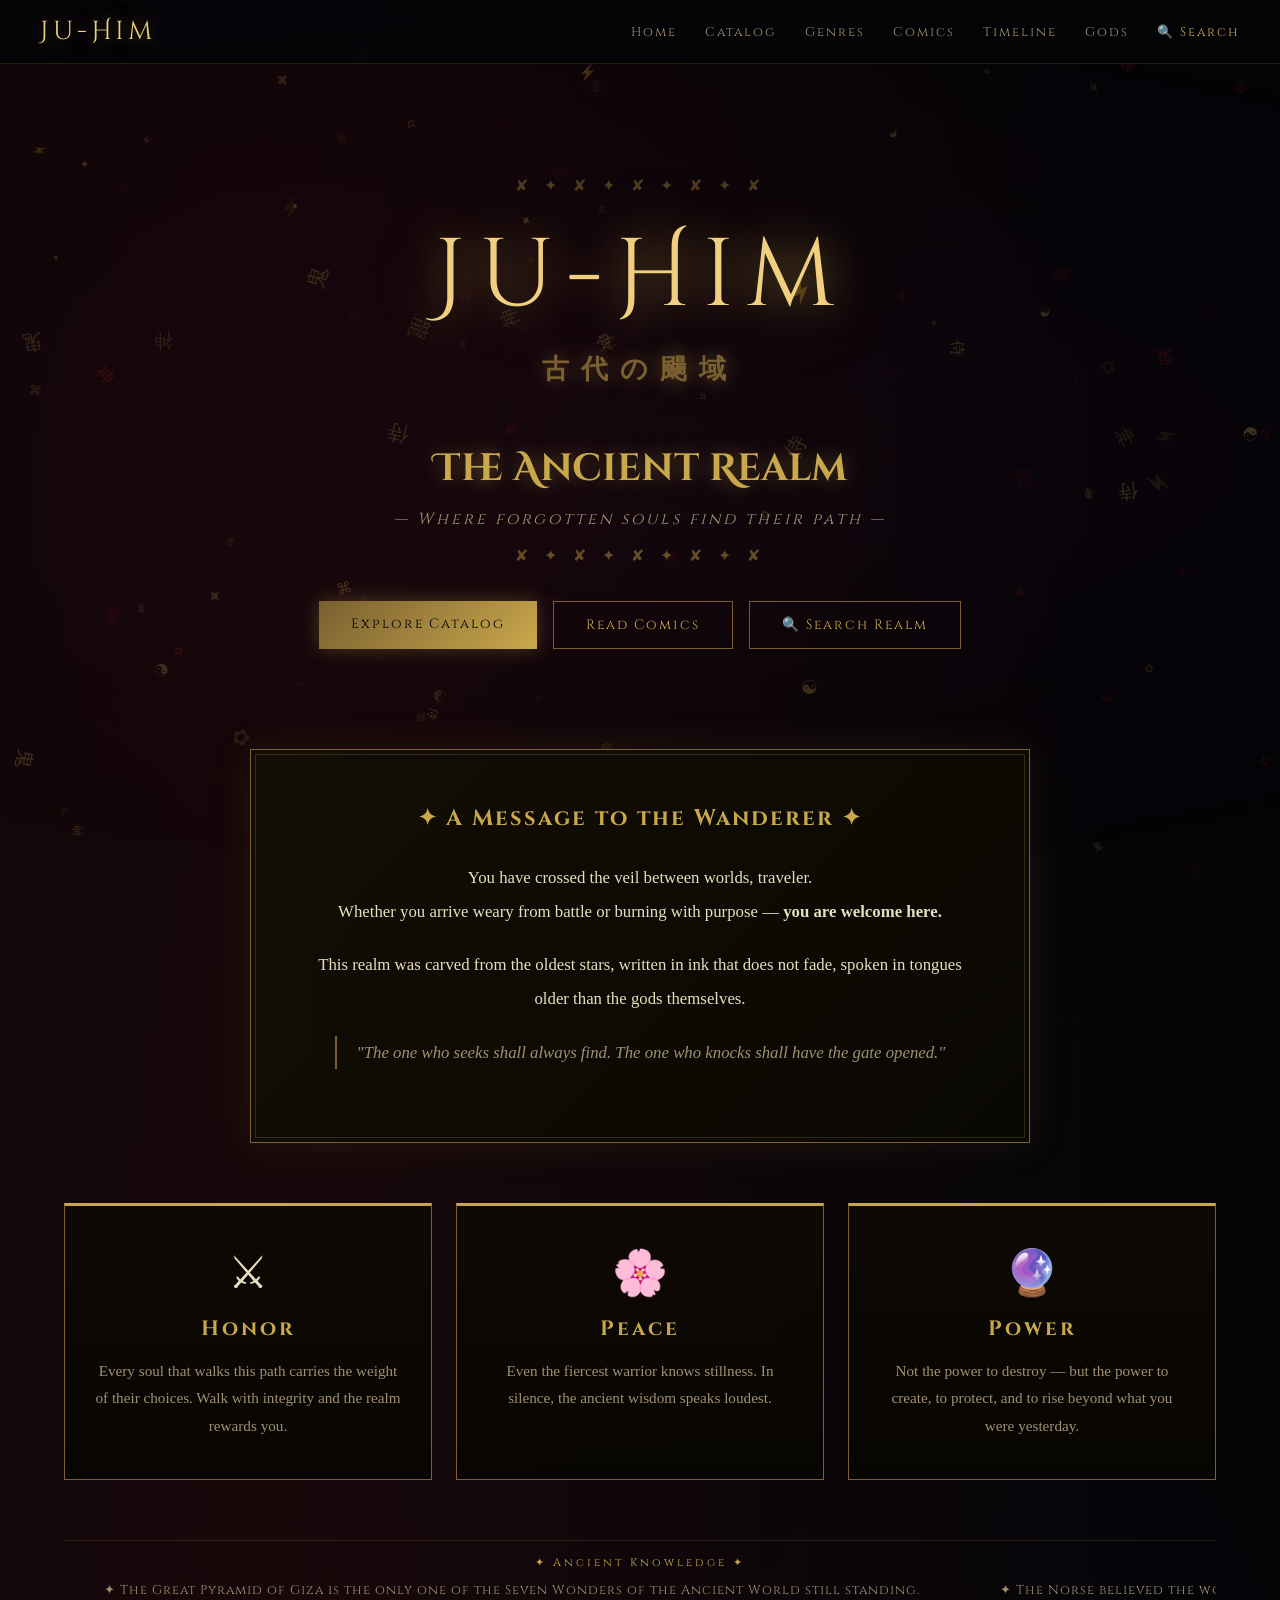
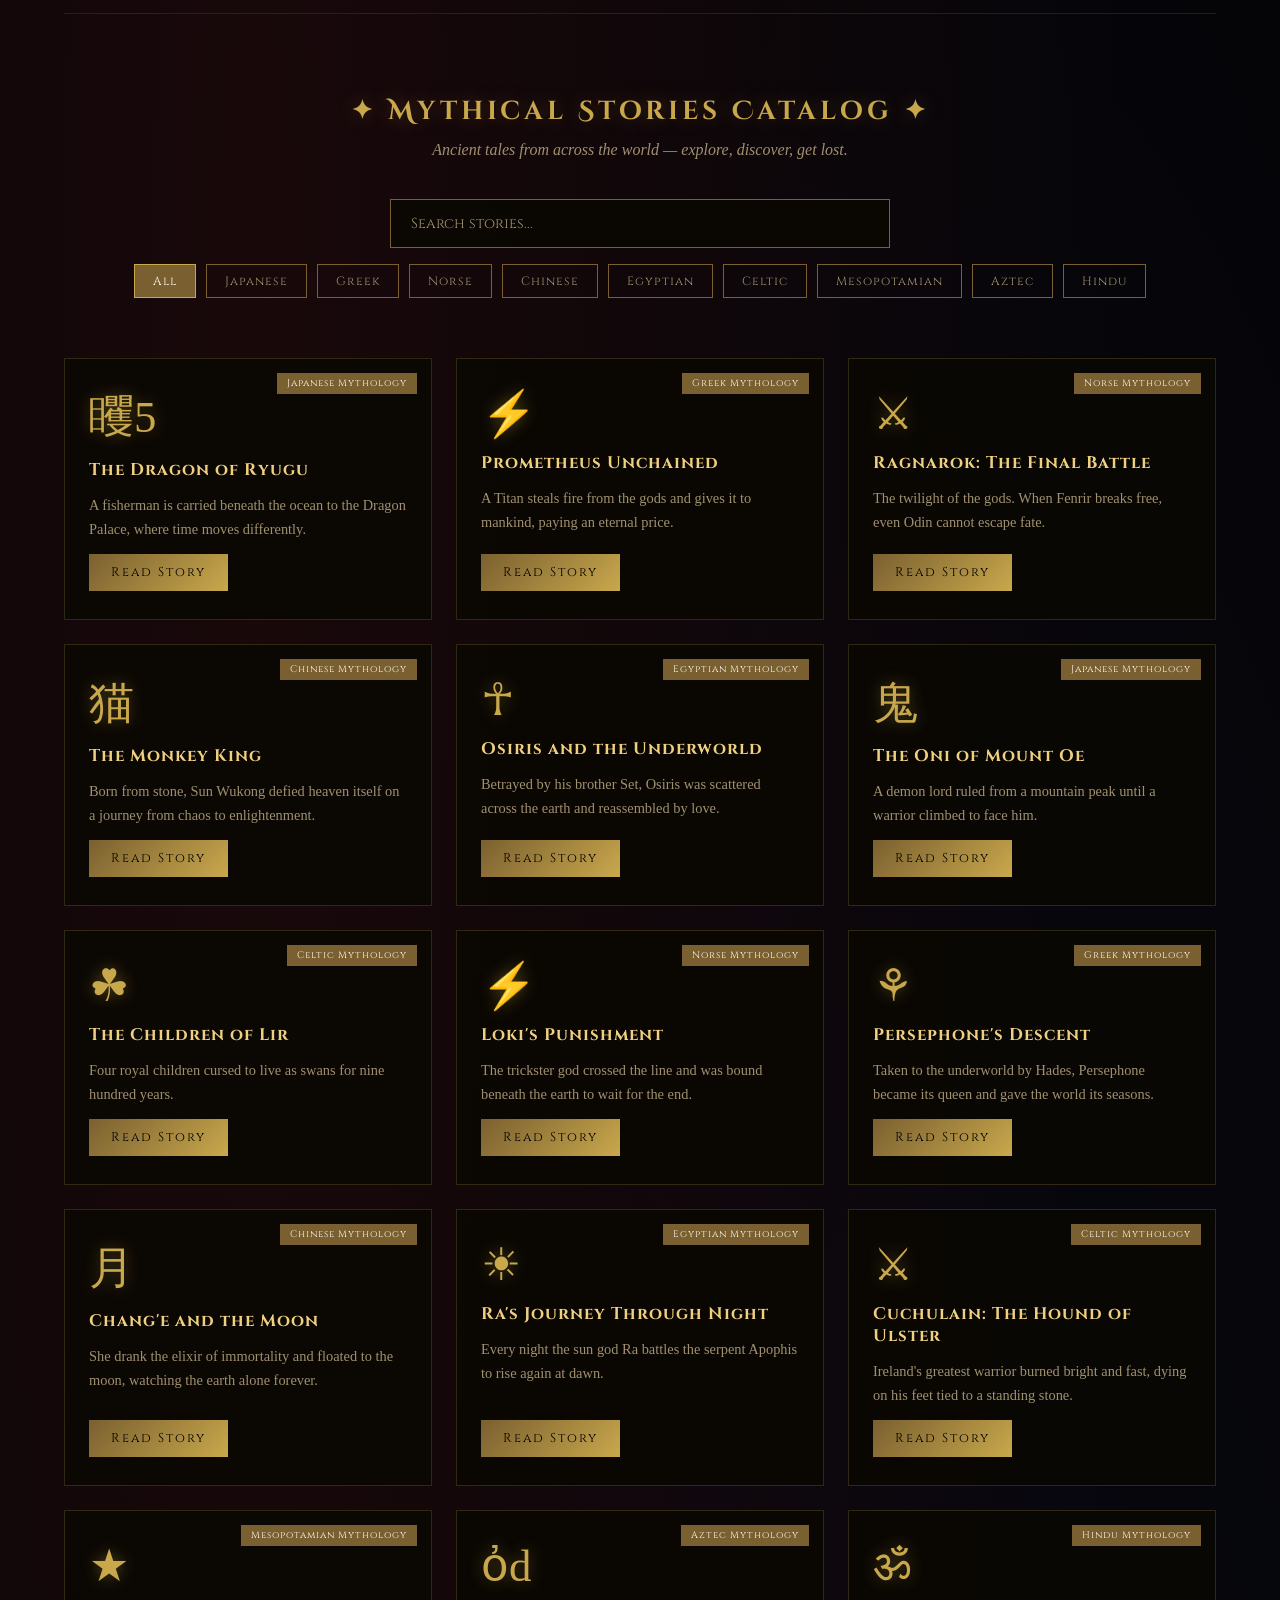
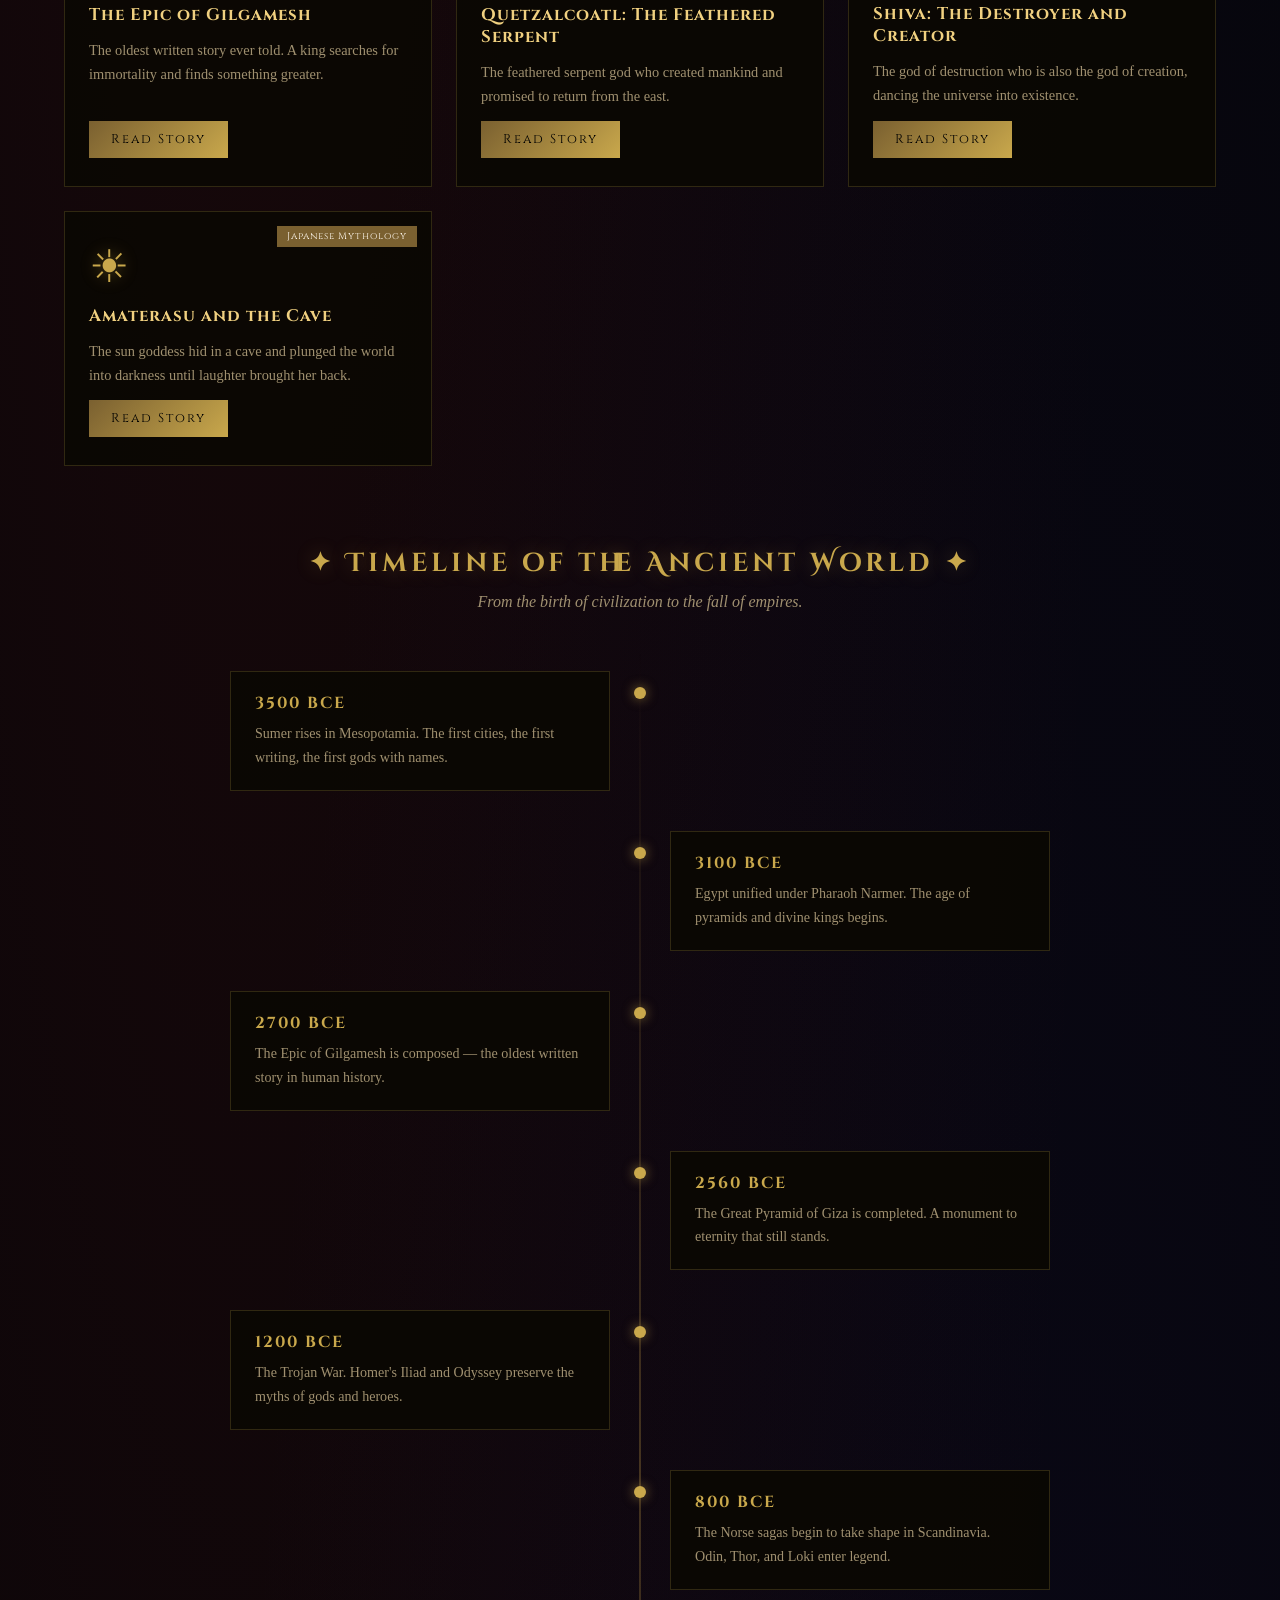
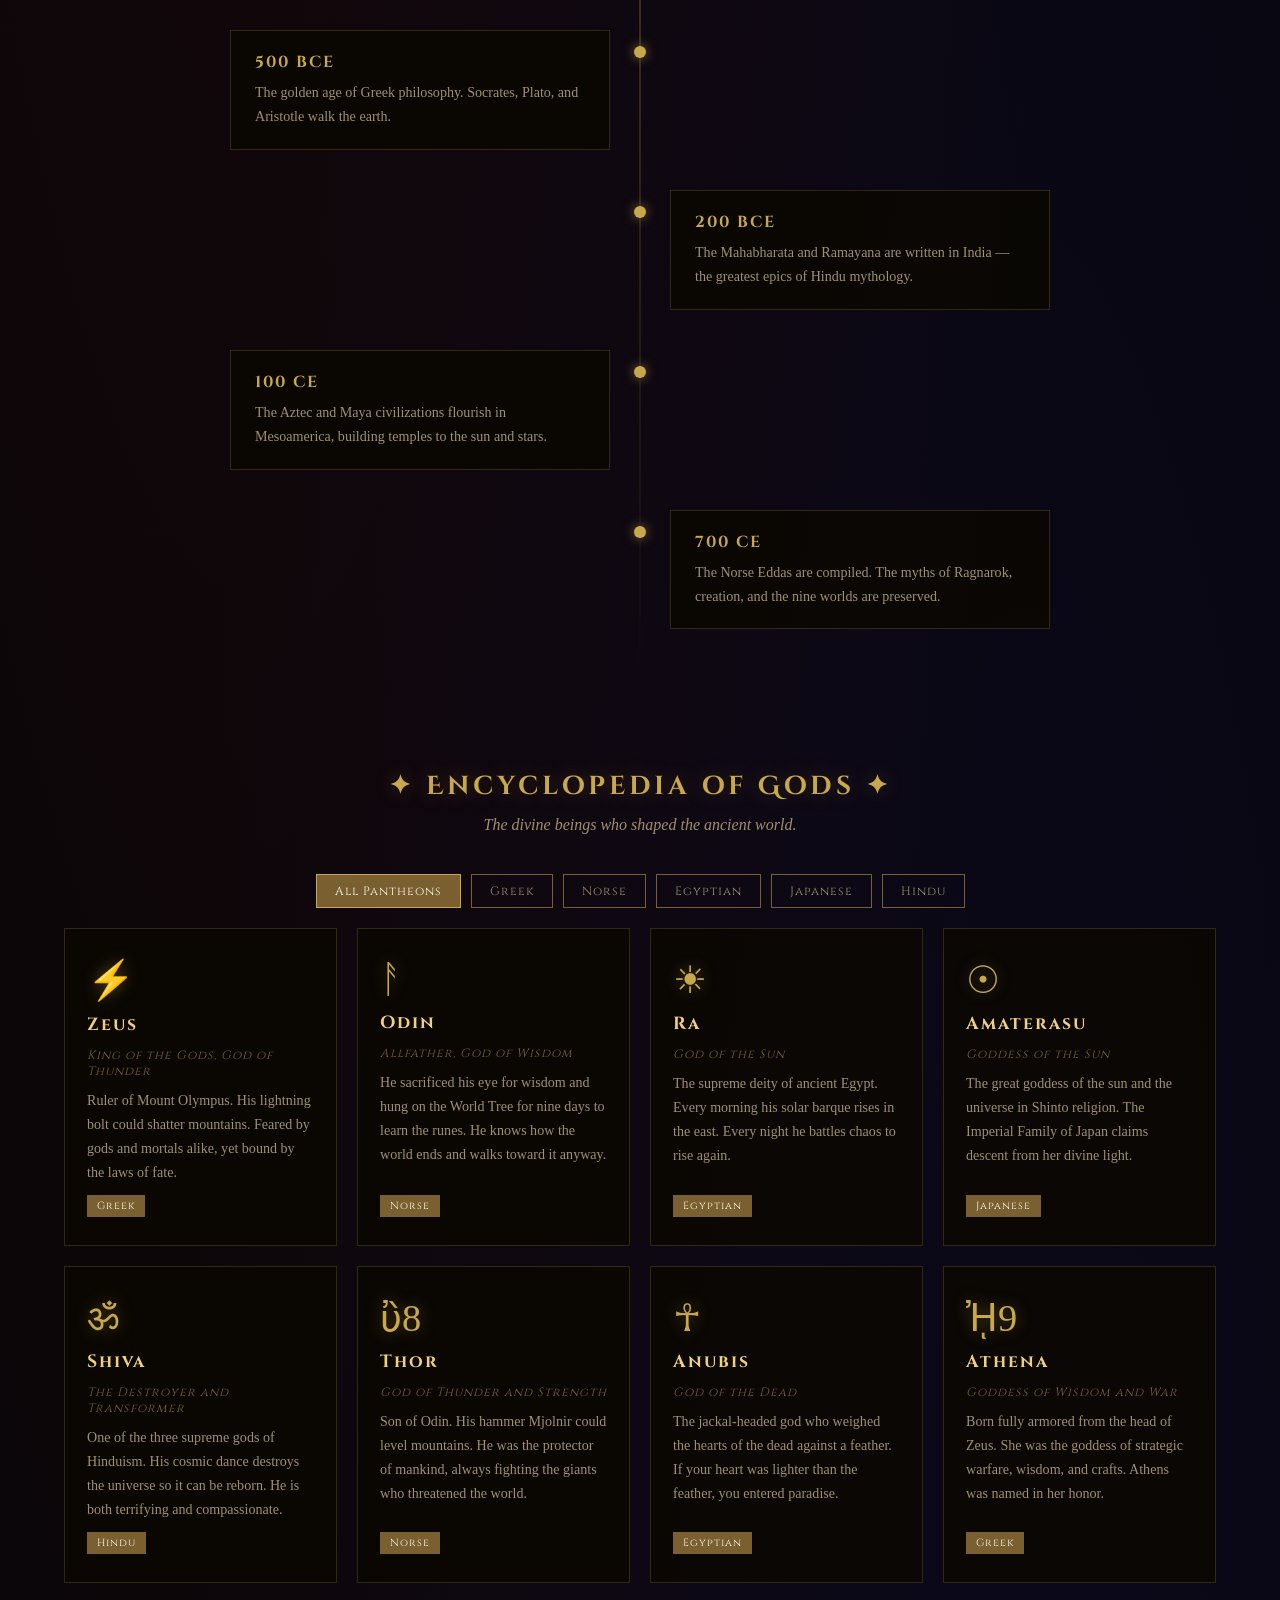
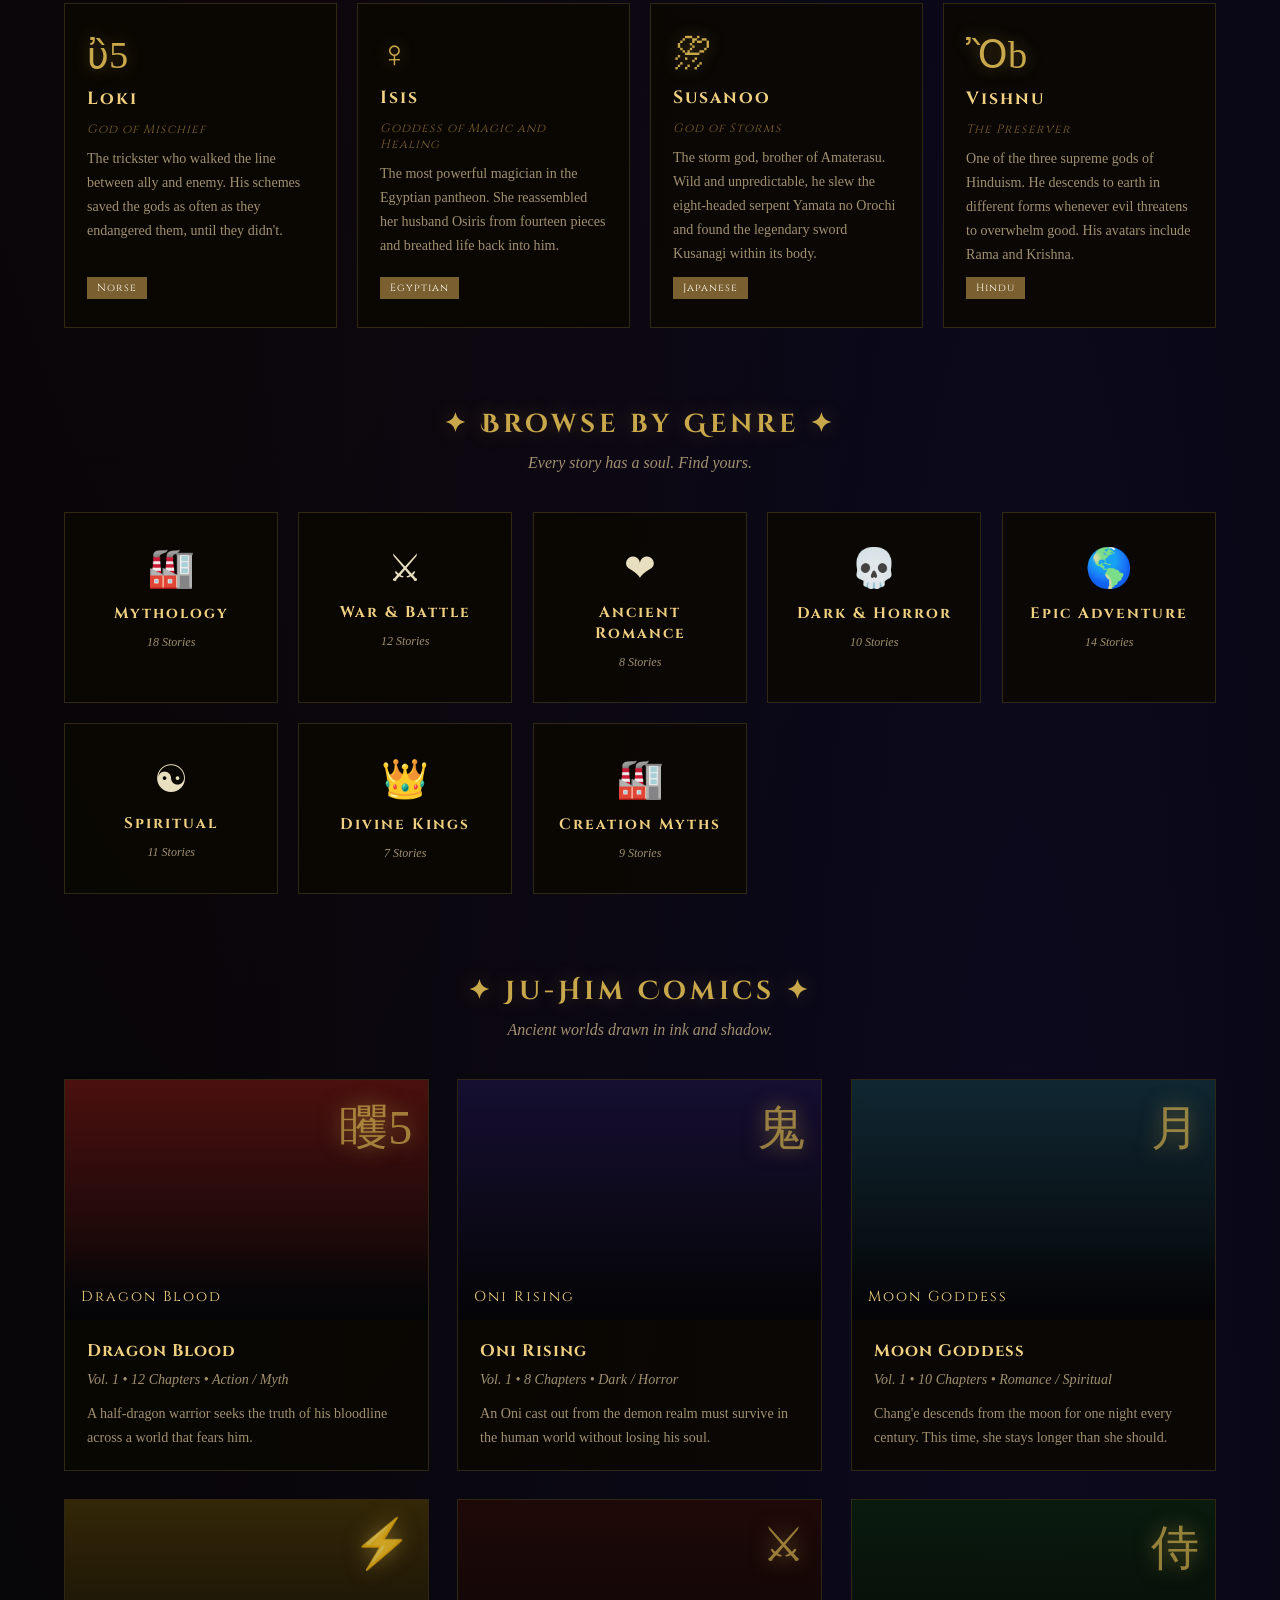
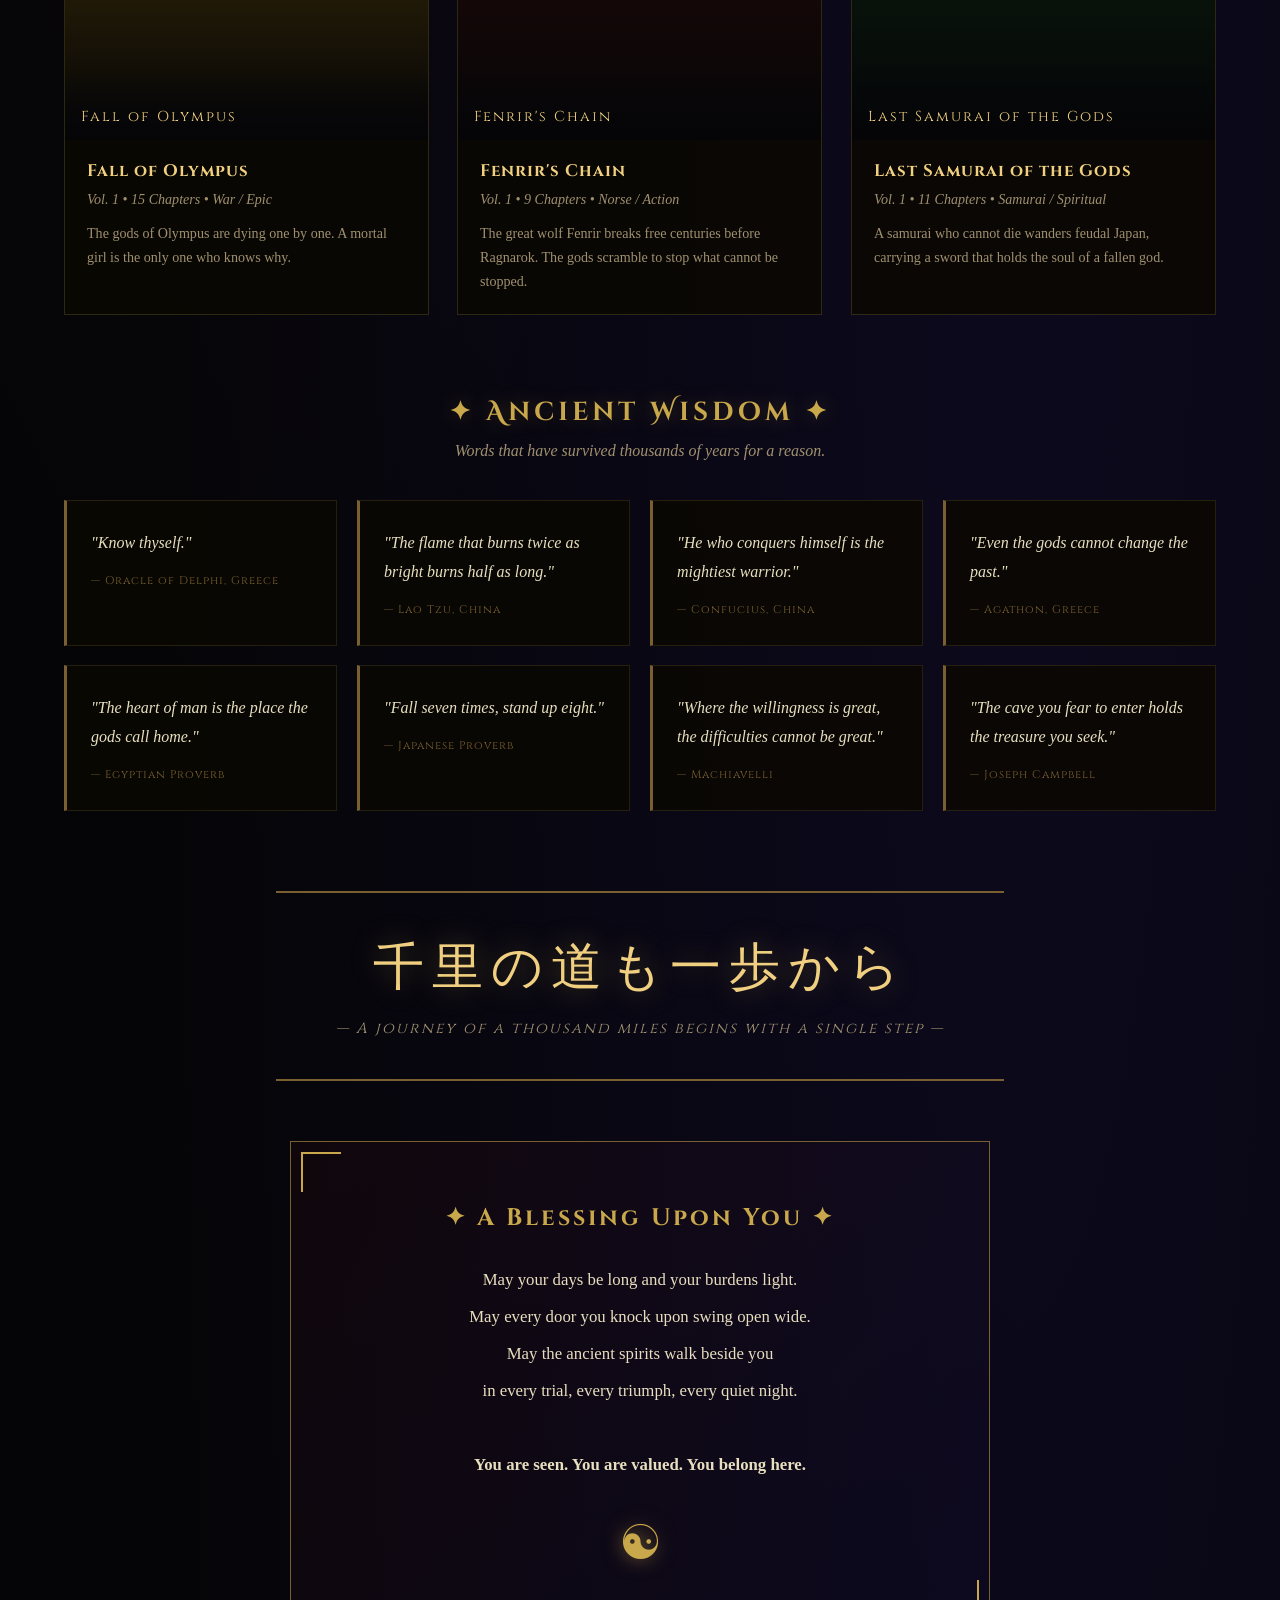
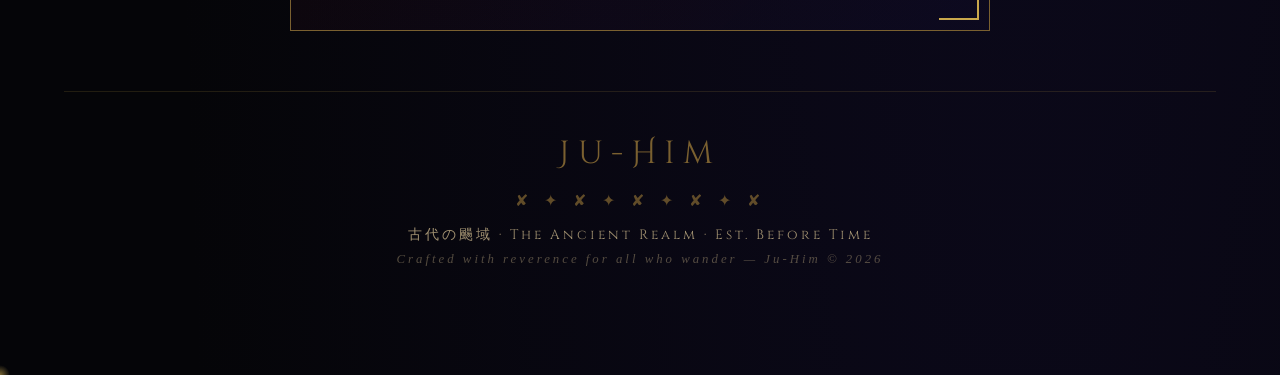
<file: index.html>
﻿<!DOCTYPE html>
<html lang="en">
<head>
  <meta charset="UTF-8" />
  <meta name="viewport" content="width=device-width, initial-scale=1.0"/>
  <title>Ju-Him | The Ancient Realm</title>
  <link rel="stylesheet" href="style.css" />
  <link href="https://fonts.googleapis.com/css2?family=Cinzel+Decorative:wght@400;700;900&family=Cinzel:wght@400;600&family=IM+Fell+English:ital@0;1&display=swap" rel="stylesheet"/>
</head>
<body>
<canvas id="particles"></canvas>
<div class="fog"></div>
<div class="fog fog2"></div>

<!-- NAV -->
<nav class="navbar">
  <div class="brand">Ju-Him</div>
  <ul class="nav-links" id="navLinks">
    <li><a href="index.html">Home</a></li>
    <li><a href="#catalog">Catalog</a></li>
    <li><a href="#genres">Genres</a></li>
    <li><a href="#comics">Comics</a></li>
    <li><a href="#timeline">Timeline</a></li>
    <li><a href="#gods">Gods</a></li>
    <li><a href="search.html" class="nav-search-link">&#128269; Search</a></li>
  </ul>
  <div class="nav-toggle" id="navToggle">&#9776;</div>
</nav>

<div class="wrapper" id="home">

  <!-- HEADER -->
  <header>
    <div class="rune-line">&#10008; &#10022; &#10008; &#10022; &#10008; &#10022; &#10008; &#10022; &#10008;</div>
    <div class="brand-header">Ju-Him</div>
    <h1 class="title">
      <span class="kanji">&#21476;&#20195;&#12398;&#39098;&#22495;</span><br/>The Ancient Realm
    </h1>
    <p class="subtitle">&#8212; Where forgotten souls find their path &#8212;</p>
    <div class="rune-line">&#10008; &#10022; &#10008; &#10022; &#10008; &#10022; &#10008; &#10022; &#10008;</div>
    <div class="header-btns">
      <a href="#catalog" class="btn-gold">Explore Catalog</a>
      <a href="#comics" class="btn-outline">Read Comics</a>
      <a href="search.html" class="btn-outline">&#128269; Search Realm</a>
    </div>
  </header>

  <!-- WELCOME -->
  <section class="scroll-card">
    <div class="scroll-inner">
      <h2>&#10022; A Message to the Wanderer &#10022;</h2>
      <p>You have crossed the veil between worlds, traveler.<br/>Whether you arrive weary from battle or burning with purpose &#8212; <strong>you are welcome here.</strong></p>
      <p>This realm was carved from the oldest stars, written in ink that does not fade, spoken in tongues older than the gods themselves.</p>
      <p class="italic">"The one who seeks shall always find. The one who knocks shall have the gate opened."</p>
    </div>
  </section>

  <!-- PILLARS -->
  <section class="pillars">
    <div class="pillar"><div class="pillar-icon">&#9876;</div><h3>Honor</h3><p>Every soul that walks this path carries the weight of their choices. Walk with integrity and the realm rewards you.</p></div>
    <div class="pillar"><div class="pillar-icon">&#127800;</div><h3>Peace</h3><p>Even the fiercest warrior knows stillness. In silence, the ancient wisdom speaks loudest.</p></div>
    <div class="pillar"><div class="pillar-icon">&#128302;</div><h3>Power</h3><p>Not the power to destroy &#8212; but the power to create, to protect, and to rise beyond what you were yesterday.</p></div>
  </section>

  <!-- ANCIENT FACTS TICKER -->
  <section class="ticker-section">
    <div class="ticker-label">&#10022; Ancient Knowledge &#10022;</div>
    <div class="ticker-wrap"><div class="ticker-track" id="tickerTrack"></div></div>
  </section>

  <!-- CATALOG -->
  <section class="catalog-section" id="catalog">
    <h2 class="section-title">&#10022; Mythical Stories Catalog &#10022;</h2>
    <p class="section-sub">Ancient tales from across the world &#8212; explore, discover, get lost.</p>
    <div class="catalog-controls">
      <input type="text" id="searchInput" placeholder="Search stories..." class="search-bar"/>
      <div class="filter-tags">
        <button class="tag active" data-filter="all">All</button>
        <button class="tag" data-filter="japanese">Japanese</button>
        <button class="tag" data-filter="greek">Greek</button>
        <button class="tag" data-filter="norse">Norse</button>
        <button class="tag" data-filter="chinese">Chinese</button>
        <button class="tag" data-filter="egyptian">Egyptian</button>
        <button class="tag" data-filter="celtic">Celtic</button>
        <button class="tag" data-filter="mesopotamian">Mesopotamian</button>
        <button class="tag" data-filter="aztec">Aztec</button>
        <button class="tag" data-filter="hindu">Hindu</button>
      </div>
    </div>
    <div class="catalog-grid" id="catalogGrid"></div>
  </section>

  <!-- ANCIENT TIMELINE -->
  <section class="timeline-section" id="timeline">
    <h2 class="section-title">&#10022; Timeline of the Ancient World &#10022;</h2>
    <p class="section-sub">From the birth of civilization to the fall of empires.</p>
    <div class="timeline">
      <div class="tl-item left"><div class="tl-dot"></div><div class="tl-content"><h3>3500 BCE</h3><p>Sumer rises in Mesopotamia. The first cities, the first writing, the first gods with names.</p></div></div>
      <div class="tl-item right"><div class="tl-dot"></div><div class="tl-content"><h3>3100 BCE</h3><p>Egypt unified under Pharaoh Narmer. The age of pyramids and divine kings begins.</p></div></div>
      <div class="tl-item left"><div class="tl-dot"></div><div class="tl-content"><h3>2700 BCE</h3><p>The Epic of Gilgamesh is composed &#8212; the oldest written story in human history.</p></div></div>
      <div class="tl-item right"><div class="tl-dot"></div><div class="tl-content"><h3>2560 BCE</h3><p>The Great Pyramid of Giza is completed. A monument to eternity that still stands.</p></div></div>
      <div class="tl-item left"><div class="tl-dot"></div><div class="tl-content"><h3>1200 BCE</h3><p>The Trojan War. Homer's Iliad and Odyssey preserve the myths of gods and heroes.</p></div></div>
      <div class="tl-item right"><div class="tl-dot"></div><div class="tl-content"><h3>800 BCE</h3><p>The Norse sagas begin to take shape in Scandinavia. Odin, Thor, and Loki enter legend.</p></div></div>
      <div class="tl-item left"><div class="tl-dot"></div><div class="tl-content"><h3>500 BCE</h3><p>The golden age of Greek philosophy. Socrates, Plato, and Aristotle walk the earth.</p></div></div>
      <div class="tl-item right"><div class="tl-dot"></div><div class="tl-content"><h3>200 BCE</h3><p>The Mahabharata and Ramayana are written in India &#8212; the greatest epics of Hindu mythology.</p></div></div>
      <div class="tl-item left"><div class="tl-dot"></div><div class="tl-content"><h3>100 CE</h3><p>The Aztec and Maya civilizations flourish in Mesoamerica, building temples to the sun and stars.</p></div></div>
      <div class="tl-item right"><div class="tl-dot"></div><div class="tl-content"><h3>700 CE</h3><p>The Norse Eddas are compiled. The myths of Ragnarok, creation, and the nine worlds are preserved.</p></div></div>
    </div>
  </section>

  <!-- GODS ENCYCLOPEDIA -->
  <section class="gods-section" id="gods">
    <h2 class="section-title">&#10022; Encyclopedia of Gods &#10022;</h2>
    <p class="section-sub">The divine beings who shaped the ancient world.</p>
    <div class="gods-filter">
      <button class="tag active" data-gfilter="all">All Pantheons</button>
      <button class="tag" data-gfilter="greek">Greek</button>
      <button class="tag" data-gfilter="norse">Norse</button>
      <button class="tag" data-gfilter="egyptian">Egyptian</button>
      <button class="tag" data-gfilter="japanese">Japanese</button>
      <button class="tag" data-gfilter="hindu">Hindu</button>
    </div>
    <div class="gods-grid" id="godsGrid"></div>
  </section>

  <!-- GENRES -->
  <section class="genres-section" id="genres">
    <h2 class="section-title">&#10022; Browse by Genre &#10022;</h2>
    <p class="section-sub">Every story has a soul. Find yours.</p>
    <div class="genre-grid">
      <div class="genre-card"><div class="genre-icon">&#127981;</div><h3>Mythology</h3><span class="genre-count">18 Stories</span></div>
      <div class="genre-card"><div class="genre-icon">&#9876;</div><h3>War &amp; Battle</h3><span class="genre-count">12 Stories</span></div>
      <div class="genre-card"><div class="genre-icon">&#10084;</div><h3>Ancient Romance</h3><span class="genre-count">8 Stories</span></div>
      <div class="genre-card"><div class="genre-icon">&#128128;</div><h3>Dark &amp; Horror</h3><span class="genre-count">10 Stories</span></div>
      <div class="genre-card"><div class="genre-icon">&#127758;</div><h3>Epic Adventure</h3><span class="genre-count">14 Stories</span></div>
      <div class="genre-card"><div class="genre-icon">&#9775;</div><h3>Spiritual</h3><span class="genre-count">11 Stories</span></div>
      <div class="genre-card"><div class="genre-icon">&#128081;</div><h3>Divine Kings</h3><span class="genre-count">7 Stories</span></div>
      <div class="genre-card"><div class="genre-icon">&#127981;</div><h3>Creation Myths</h3><span class="genre-count">9 Stories</span></div>
    </div>
  </section>

  <!-- COMICS -->
  <section class="comics-section" id="comics">
    <h2 class="section-title">&#10022; Ju-Him Comics &#10022;</h2>
    <p class="section-sub">Ancient worlds drawn in ink and shadow.</p>
    <div class="comics-grid" id="comicsGrid"></div>
  </section>

  <!-- ANCIENT WISDOM CARDS -->
  <section class="wisdom-section">
    <h2 class="section-title">&#10022; Ancient Wisdom &#10022;</h2>
    <p class="section-sub">Words that have survived thousands of years for a reason.</p>
    <div class="wisdom-grid">
      <div class="wisdom-card"><p class="wisdom-quote">"Know thyself."</p><span class="wisdom-src">&#8212; Oracle of Delphi, Greece</span></div>
      <div class="wisdom-card"><p class="wisdom-quote">"The flame that burns twice as bright burns half as long."</p><span class="wisdom-src">&#8212; Lao Tzu, China</span></div>
      <div class="wisdom-card"><p class="wisdom-quote">"He who conquers himself is the mightiest warrior."</p><span class="wisdom-src">&#8212; Confucius, China</span></div>
      <div class="wisdom-card"><p class="wisdom-quote">"Even the gods cannot change the past."</p><span class="wisdom-src">&#8212; Agathon, Greece</span></div>
      <div class="wisdom-card"><p class="wisdom-quote">"The heart of man is the place the gods call home."</p><span class="wisdom-src">&#8212; Egyptian Proverb</span></div>
      <div class="wisdom-card"><p class="wisdom-quote">"Fall seven times, stand up eight."</p><span class="wisdom-src">&#8212; Japanese Proverb</span></div>
      <div class="wisdom-card"><p class="wisdom-quote">"Where the willingness is great, the difficulties cannot be great."</p><span class="wisdom-src">&#8212; Machiavelli</span></div>
      <div class="wisdom-card"><p class="wisdom-quote">"The cave you fear to enter holds the treasure you seek."</p><span class="wisdom-src">&#8212; Joseph Campbell</span></div>
    </div>
  </section>

  <!-- QUOTE -->
  <section class="big-quote">
    <div class="quote-border">
      <p class="quote-text">&#21315;&#37324;&#12398;&#36947;&#12418;&#19968;&#27497;&#12363;&#12425;</p>
      <p class="quote-translation">&#8212; A journey of a thousand miles begins with a single step &#8212;</p>
    </div>
  </section>

  <!-- BLESSING -->
  <section class="blessing" id="blessing">
    <div class="blessing-inner">
      <h2>&#10022; A Blessing Upon You &#10022;</h2>
      <p>May your days be long and your burdens light.<br/>May every door you knock upon swing open wide.<br/>May the ancient spirits walk beside you<br/>in every trial, every triumph, every quiet night.<br/><br/><strong>You are seen. You are valued. You belong here.</strong></p>
      <div class="seal">&#9775;</div>
    </div>
  </section>

  <!-- FOOTER -->
  <footer>
    <div class="brand-footer">Ju-Him</div>
    <div class="rune-line">&#10008; &#10022; &#10008; &#10022; &#10008; &#10022; &#10008; &#10022; &#10008;</div>
    <p>&#21476;&#20195;&#12398;&#39098;&#22495; &middot; The Ancient Realm &middot; Est. Before Time</p>
    <p class="footer-sub">Crafted with reverence for all who wander &#8212; Ju-Him &copy; 2026</p>
  </footer>

</div>

<!-- MODAL -->
<div class="modal-overlay" id="storyModal">
  <div class="modal-box">
    <button class="modal-close" onclick="closeModal()">&#10005;</button>
    <h2 class="modal-title" id="modalTitle"></h2>
    <div class="modal-badge" id="modalBadge"></div>
    <div class="modal-body" id="modalBody"></div>
  </div>
</div>

<script src="data.js"></script>
<script src="script.js"></script>
</body>
</html>
</file>
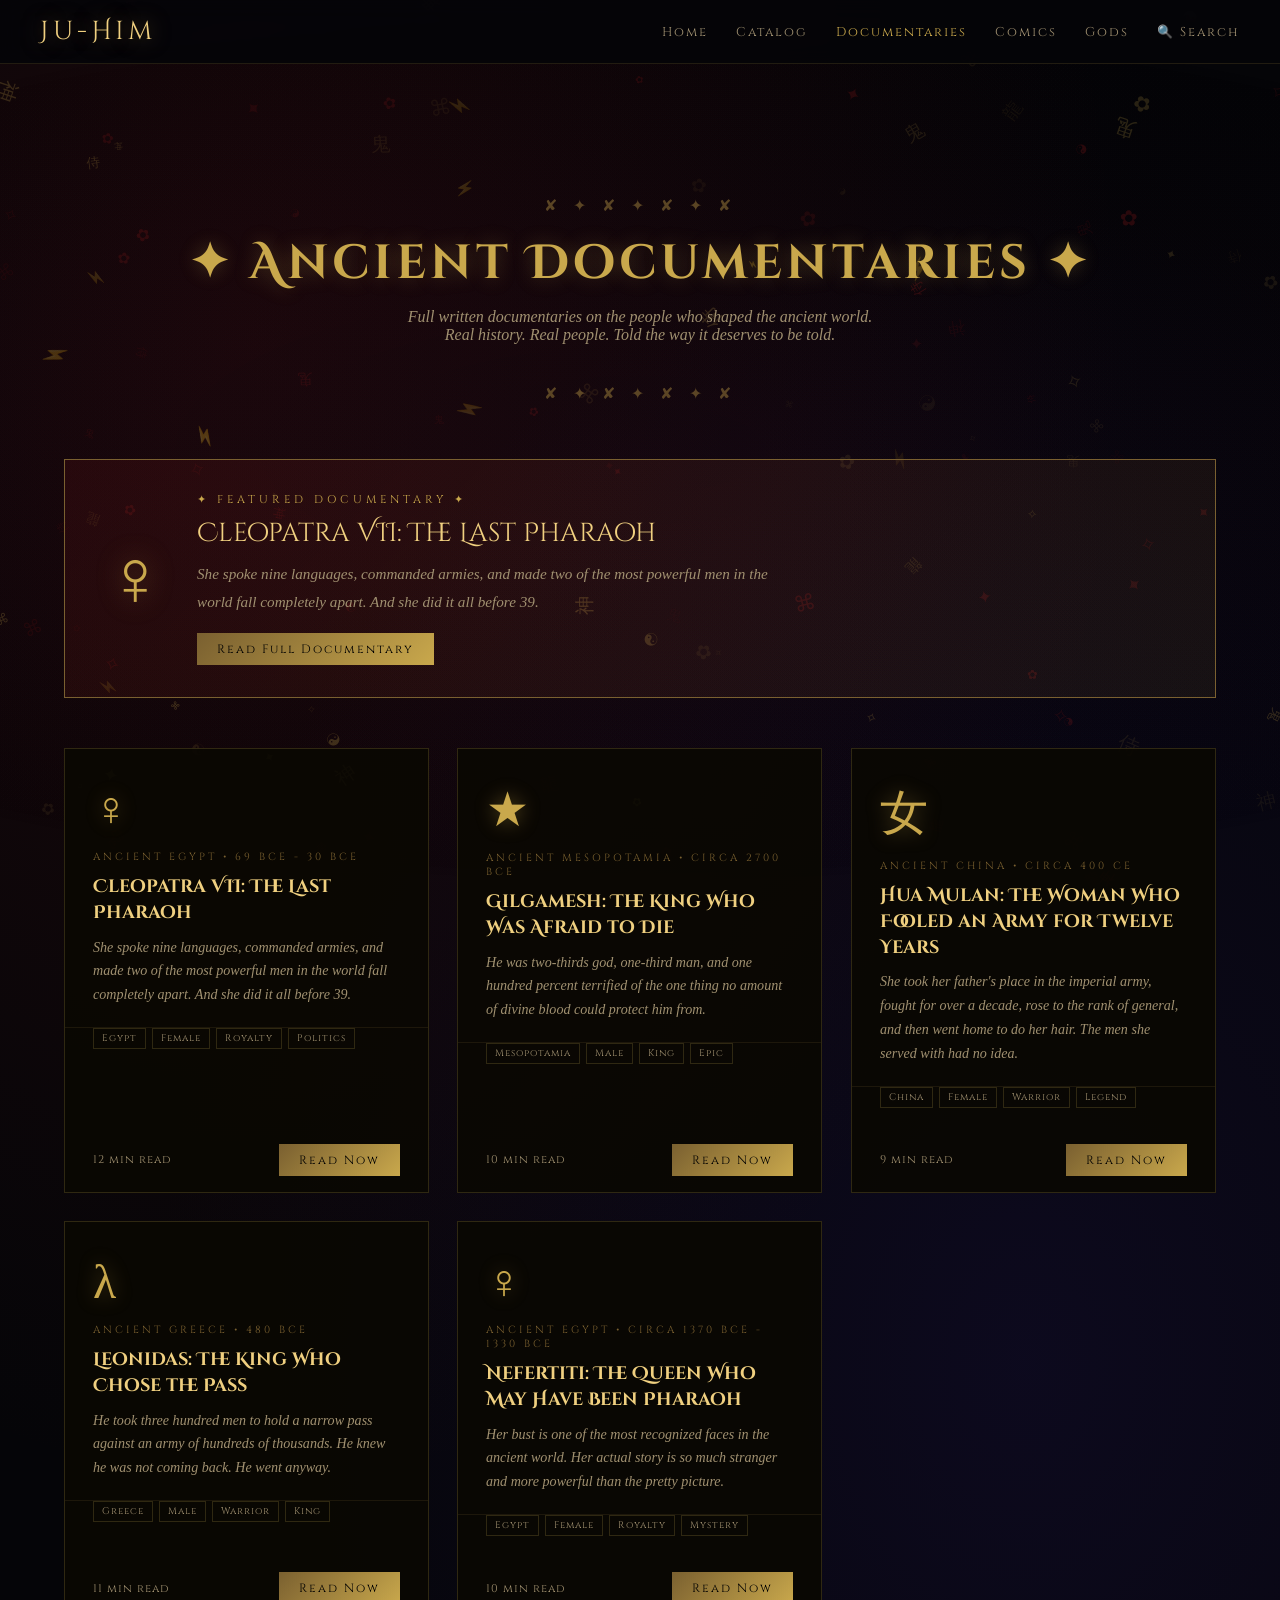
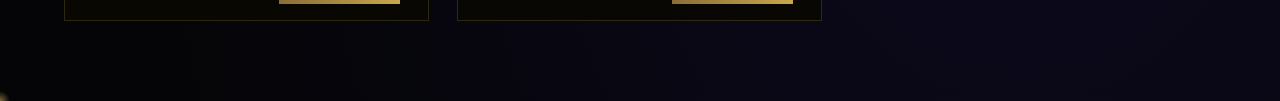
<file: documentaries.html>
﻿<!DOCTYPE html>
<html lang="en">
<head>
  <meta charset="UTF-8"/>
  <meta name="viewport" content="width=device-width, initial-scale=1.0"/>
  <title>Ju-Him | Documentaries</title>
  <link rel="stylesheet" href="style.css"/>
  <link href="https://fonts.googleapis.com/css2?family=Cinzel+Decorative:wght@400;700;900&family=Cinzel:wght@400;600&family=IM+Fell+English:ital@0;1&display=swap" rel="stylesheet"/>
  <style>
    .doc-hero{text-align:center;padding:80px 0 40px}
    .doc-grid{display:grid;grid-template-columns:repeat(auto-fill,minmax(320px,1fr));gap:28px;margin-top:40px}
    .doc-card{background:rgba(10,8,3,.92);border:1px solid rgba(201,168,76,.2);overflow:hidden;transition:all .3s;cursor:pointer;display:flex;flex-direction:column}
    .doc-card:hover{border-color:var(--gold);transform:translateY(-5px);box-shadow:0 20px 50px rgba(201,168,76,.12)}
    .doc-card-top{padding:32px 28px 20px;border-bottom:1px solid rgba(201,168,76,.1);position:relative}
    .doc-symbol{font-size:3rem;color:var(--gold);text-shadow:0 0 20px rgba(201,168,76,.4);margin-bottom:14px;display:block}
    .doc-category{font-family:"Cinzel",serif;font-size:.65rem;color:var(--gold-dim);letter-spacing:3px;margin-bottom:10px;text-transform:uppercase}
    .doc-card h2{font-family:"Cinzel Decorative",cursive;font-size:1.15rem;color:var(--gold-light);line-height:1.4;margin-bottom:10px}
    .doc-subtitle{font-size:.88rem;color:var(--text-dim);line-height:1.7;font-style:italic}
    .doc-card-bottom{padding:16px 28px;display:flex;justify-content:space-between;align-items:center;margin-top:auto}
    .doc-meta{font-family:"Cinzel",serif;font-size:.7rem;color:var(--text-dim);letter-spacing:1px}
    .doc-tags{display:flex;gap:6px;flex-wrap:wrap;padding:0 28px 20px}
    .doc-tag{font-family:"Cinzel",serif;font-size:.6rem;padding:3px 8px;border:1px solid rgba(201,168,76,.2);color:var(--text-dim);letter-spacing:1px}
    .read-doc-btn{font-family:"Cinzel",serif;font-size:.75rem;padding:8px 20px;background:linear-gradient(135deg,var(--gold-dim),var(--gold));color:#000;border:none;cursor:pointer;letter-spacing:2px;transition:all .3s;white-space:nowrap}
    .read-doc-btn:hover{box-shadow:0 0 20px rgba(201,168,76,.4)}
    .featured-banner{background:linear-gradient(135deg,rgba(139,26,26,.15),rgba(201,168,76,.08));border:1px solid var(--gold-dim);padding:32px 40px;margin-bottom:50px;display:flex;gap:32px;align-items:center;flex-wrap:wrap}
    .featured-label{font-family:"Cinzel",serif;font-size:.7rem;color:var(--gold);letter-spacing:4px;margin-bottom:10px}
    .featured-title{font-family:"Cinzel Decorative",cursive;font-size:1.6rem;color:var(--gold-light);margin-bottom:10px;line-height:1.3}
    .featured-sub{font-size:.95rem;color:var(--text-dim);line-height:1.8;font-style:italic;max-width:600px}
    .featured-symbol{font-size:5rem;color:var(--gold);text-shadow:0 0 30px rgba(201,168,76,.4);flex-shrink:0}
  </style>
</head>
<body>
<canvas id="particles"></canvas>
<div class="fog"></div><div class="fog fog2"></div>

<nav class="navbar">
  <a href="index.html" class="brand" style="text-decoration:none">Ju-Him</a>
  <ul class="nav-links" id="navLinks">
    <li><a href="index.html">Home</a></li>
    <li><a href="index.html#catalog">Catalog</a></li>
    <li><a href="documentaries.html" style="color:var(--gold)">Documentaries</a></li>
    <li><a href="index.html#comics">Comics</a></li>
    <li><a href="index.html#gods">Gods</a></li>
    <li><a href="search.html">&#128269; Search</a></li>
  </ul>
  <div class="nav-toggle" id="navToggle">&#9776;</div>
</nav>

<div class="wrapper">
  <div class="doc-hero">
    <div class="rune-line">&#10008; &#10022; &#10008; &#10022; &#10008; &#10022; &#10008;</div>
    <h1 class="section-title" style="font-size:clamp(1.8rem,4vw,3rem);margin-bottom:12px">&#10022; Ancient Documentaries &#10022;</h1>
    <p class="section-sub">Full written documentaries on the people who shaped the ancient world.<br/>Real history. Real people. Told the way it deserves to be told.</p>
    <div class="rune-line">&#10008; &#10022; &#10008; &#10022; &#10008; &#10022; &#10008;</div>
  </div>

  <div class="featured-banner" id="featuredBanner"></div>
  <div class="doc-grid" id="docGrid"></div>
</div>

<div class="modal-overlay" id="storyModal">
  <div class="modal-box" id="articleModalBox">
    <button class="modal-close" onclick="closeModal()">&#10005;</button>
    <div id="articleContent"></div>
  </div>
</div>

<script src="data.js"></script>
<script src="articles.js"></script>
<script src="script.js"></script>
<script>
function buildDocPage(){
  var grid = document.getElementById("docGrid");
  var featured = document.getElementById("featuredBanner");
  if(!grid || typeof ARTICLES === "undefined") return;

  // Featured = first article
  var f = ARTICLES[0];
  featured.innerHTML = '<div class="featured-symbol">'+f.symbol+'</div><div><div class="featured-label">&#10022; FEATURED DOCUMENTARY &#10022;</div><div class="featured-title">'+f.title+'</div><p class="featured-sub">'+f.subtitle+'</p><br/><button class="read-doc-btn" onclick="openArticle(\''+f.id+'\')">Read Full Documentary</button></div>';

  ARTICLES.forEach(function(a){
    var tags = a.tags.map(function(t){ return '<span class="doc-tag">'+t+'</span>'; }).join("");
    var card = document.createElement("div");
    card.className = "doc-card hidden-init";
    card.innerHTML = '<div class="doc-card-top"><span class="doc-symbol">'+a.symbol+'</span><div class="doc-category">'+a.category+' &bull; '+a.date+'</div><h2>'+a.title+'</h2><p class="doc-subtitle">'+a.subtitle+'</p></div><div class="doc-tags">'+tags+'</div><div class="doc-card-bottom"><span class="doc-meta">'+a.readTime+'</span><button class="read-doc-btn" onclick="openArticle(\''+a.id+'\')">Read Now</button></div>';
    grid.appendChild(card);
    var obs2 = new IntersectionObserver(function(entries){ entries.forEach(function(e){ if(e.isIntersecting){e.target.classList.add("revealed");obs2.unobserve(e.target);} }); },{threshold:0.08});
    obs2.observe(card);
  });
}

function openArticle(id){
  var article = null;
  for(var i=0;i<ARTICLES.length;i++){ if(ARTICLES[i].id===id){article=ARTICLES[i];break;} }
  if(!article) return;

  var html = '<div style="margin-bottom:8px"><span style="font-family:Cinzel,serif;font-size:.7rem;color:var(--gold-dim);letter-spacing:3px">'+article.category+' &bull; '+article.date+'</span></div>';
  html += '<h2 class="modal-title" style="font-size:clamp(1.3rem,3vw,2rem);line-height:1.3;margin-bottom:16px">'+article.title+'</h2>';
  html += '<p style="font-style:italic;color:var(--text-dim);font-size:1rem;line-height:1.8;border-left:3px solid var(--gold-dim);padding-left:16px;margin-bottom:32px">'+article.subtitle+'</p>';
  html += '<div class="modal-badge" style="margin-bottom:24px">'+article.readTime+'</div>';
  html += '<p style="font-size:1.05rem;line-height:2;color:var(--text);margin-bottom:28px;font-style:italic;border-bottom:1px solid rgba(201,168,76,.15);padding-bottom:28px">'+article.intro+'</p>';

  article.body.forEach(function(block){
    if(block.type==="heading"){
      html += '<h3 style="font-family:Cinzel,serif;font-size:1.15rem;color:var(--gold);letter-spacing:2px;margin:32px 0 16px;padding-top:8px;border-top:1px solid rgba(201,168,76,.1)">'+block.text+'</h3>';
    } else if(block.type==="para"){
      html += '<p style="font-size:1rem;line-height:2;color:var(--text);margin-bottom:18px">'+block.text+'</p>';
    } else if(block.type==="quote"){
      html += '<blockquote style="border-left:3px solid var(--gold);padding:16px 24px;margin:28px 0;background:rgba(201,168,76,.04)"><p style="font-style:italic;font-size:1.05rem;color:var(--text);line-height:1.9;margin-bottom:10px">"'+block.text+'"</p><cite style="font-family:Cinzel,serif;font-size:.75rem;color:var(--gold-dim);letter-spacing:1px">&mdash; '+block.author+'</cite></blockquote>';
    } else if(block.type==="highlight"){
      html += '<div style="background:linear-gradient(135deg,rgba(139,26,26,.12),rgba(201,168,76,.06));border:1px solid var(--gold-dim);padding:20px 24px;margin:28px 0"><p style="font-family:Cinzel,serif;font-size:.9rem;color:var(--gold-light);line-height:1.8;letter-spacing:.5px">'+block.text+'</p></div>';
    }
  });

  document.getElementById("articleContent").innerHTML = html;
  document.getElementById("storyModal").classList.add("open");
  document.getElementById("articleModalBox").scrollTop = 0;
  document.body.style.overflow = "hidden";
}

function closeModal(){
  document.getElementById("storyModal").classList.remove("open");
  document.body.style.overflow = "";
}
document.getElementById("storyModal").addEventListener("click",function(e){ if(e.target===this) closeModal(); });

buildDocPage();
</script>
</body>
</html>
</file>
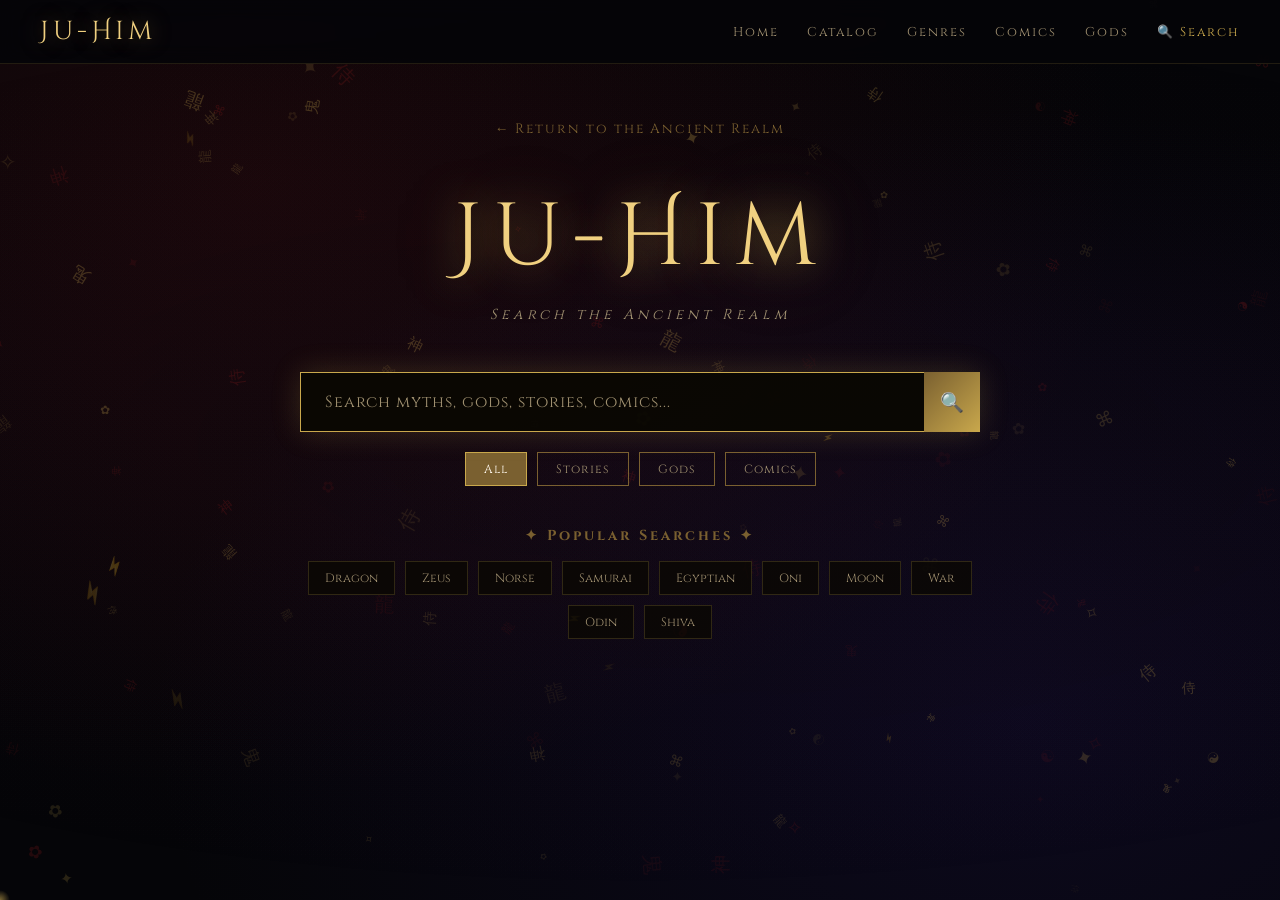
<file: search.html>
﻿<!DOCTYPE html>
<html lang="en">
<head>
  <meta charset="UTF-8"/>
  <meta name="viewport" content="width=device-width, initial-scale=1.0"/>
  <title>Ju-Him Search | The Ancient Realm</title>
  <link rel="stylesheet" href="style.css"/>
  <link href="https://fonts.googleapis.com/css2?family=Cinzel+Decorative:wght@400;700;900&family=Cinzel:wght@400;600&family=IM+Fell+English:ital@0;1&display=swap" rel="stylesheet"/>
  <style>
    .search-page { min-height:100vh; display:flex; flex-direction:column; align-items:center; justify-content:flex-start; padding:120px 24px 80px; position:relative; z-index:2; }
    .search-logo { font-family:'Cinzel Decorative',cursive; font-size:clamp(3rem,8vw,5.5rem); color:var(--gold-light); text-shadow:0 0 40px rgba(201,168,76,.7),0 0 100px rgba(201,168,76,.3); letter-spacing:10px; margin-bottom:8px; animation:titlePulse 4s ease-in-out infinite; }
    .search-tagline { font-family:'Cinzel',serif; color:var(--text-dim); letter-spacing:4px; font-size:.9rem; margin-bottom:48px; font-style:italic; }
    .main-search-wrap { width:100%; max-width:680px; position:relative; margin-bottom:20px; }
    .main-search-input { width:100%; padding:18px 60px 18px 24px; background:rgba(10,8,3,.95); border:1px solid var(--gold-dim); color:var(--text); font-family:'Cinzel',serif; font-size:1rem; letter-spacing:1px; outline:none; transition:border-color .3s,box-shadow .3s; }
    .main-search-input:focus { border-color:var(--gold); box-shadow:0 0 30px rgba(201,168,76,.2); }
    .main-search-input::placeholder { color:var(--text-dim); }
    .search-icon-btn { position:absolute; right:0; top:0; bottom:0; width:56px; background:linear-gradient(135deg,var(--gold-dim),var(--gold)); border:none; color:#000; font-size:1.2rem; cursor:pointer; transition:all .3s; }
    .search-icon-btn:hover { box-shadow:0 0 20px rgba(201,168,76,.5); }
    .search-cats { display:flex; gap:10px; flex-wrap:wrap; justify-content:center; margin-bottom:40px; }
    .search-results { width:100%; max-width:800px; }
    .result-count { font-family:'Cinzel',serif; font-size:.85rem; color:var(--text-dim); margin-bottom:20px; letter-spacing:2px; text-align:center; }
    .result-card { background:rgba(10,8,3,.9); border:1px solid rgba(201,168,76,.2); padding:24px 28px; margin-bottom:16px; display:flex; gap:20px; align-items:flex-start; transition:all .3s; cursor:pointer; }
    .result-card:hover { border-color:var(--gold); transform:translateX(4px); box-shadow:0 0 20px rgba(201,168,76,.1); }
    .result-symbol { font-family:serif; font-size:2.2rem; color:var(--gold); min-width:50px; text-align:center; text-shadow:0 0 12px rgba(201,168,76,.4); }
    .result-info h3 { font-family:'Cinzel',serif; font-size:1rem; color:var(--gold-light); margin-bottom:6px; letter-spacing:1px; }
    .result-info p { font-size:.88rem; color:var(--text-dim); line-height:1.6; }
    .result-type { font-family:'Cinzel',serif; font-size:.65rem; padding:3px 10px; background:var(--gold-dim); color:var(--white); display:inline-block; margin-top:8px; letter-spacing:1px; }
    .no-results { text-align:center; padding:60px 20px; color:var(--text-dim); font-style:italic; font-size:1.1rem; }
    .search-home-link { font-family:'Cinzel',serif; color:var(--gold-dim); text-decoration:none; font-size:.85rem; letter-spacing:2px; margin-bottom:40px; display:inline-block; transition:color .3s; }
    .search-home-link:hover { color:var(--gold); }
    .trending { width:100%; max-width:680px; margin-bottom:40px; }
    .trending h3 { font-family:'Cinzel',serif; font-size:.9rem; color:var(--gold-dim); letter-spacing:3px; margin-bottom:16px; text-align:center; }
    .trending-tags { display:flex; gap:10px; flex-wrap:wrap; justify-content:center; }
    .trending-tag { font-family:'Cinzel',serif; font-size:.75rem; padding:8px 16px; background:rgba(10,8,3,.8); border:1px solid rgba(201,168,76,.2); color:var(--text-dim); cursor:pointer; transition:all .3s; text-decoration:none; }
    .trending-tag:hover { border-color:var(--gold); color:var(--gold); }
  </style>
</head>
<body>
<canvas id="particles"></canvas>
<div class="fog"></div>
<div class="fog fog2"></div>

<nav class="navbar">
  <a href="index.html" class="brand" style="text-decoration:none;">Ju-Him</a>
  <ul class="nav-links" id="navLinks">
    <li><a href="index.html">Home</a></li>
    <li><a href="index.html#catalog">Catalog</a></li>
    <li><a href="index.html#genres">Genres</a></li>
    <li><a href="index.html#comics">Comics</a></li>
    <li><a href="index.html#gods">Gods</a></li>
    <li><a href="search.html" class="nav-search-link">&#128269; Search</a></li>
  </ul>
  <div class="nav-toggle" id="navToggle">&#9776;</div>
</nav>

<div class="search-page">
  <a href="index.html" class="search-home-link">&#8592; Return to the Ancient Realm</a>
  <div class="search-logo">Ju-Him</div>
  <p class="search-tagline">Search the Ancient Realm</p>

  <div class="main-search-wrap">
    <input type="text" class="main-search-input" id="mainSearch" placeholder="Search myths, gods, stories, comics..." autofocus/>
    <button class="search-icon-btn" onclick="doSearch()">&#128269;</button>
  </div>

  <div class="search-cats">
    <button class="tag active" data-scat="all">All</button>
    <button class="tag" data-scat="story">Stories</button>
    <button class="tag" data-scat="god">Gods</button>
    <button class="tag" data-scat="comic">Comics</button>
  </div>

  <div class="trending" id="trendingSection">
    <h3>&#10022; Popular Searches &#10022;</h3>
    <div class="trending-tags">
      <span class="trending-tag" onclick="quickSearch('dragon')">Dragon</span>
      <span class="trending-tag" onclick="quickSearch('zeus')">Zeus</span>
      <span class="trending-tag" onclick="quickSearch('norse')">Norse</span>
      <span class="trending-tag" onclick="quickSearch('samurai')">Samurai</span>
      <span class="trending-tag" onclick="quickSearch('egyptian')">Egyptian</span>
      <span class="trending-tag" onclick="quickSearch('oni')">Oni</span>
      <span class="trending-tag" onclick="quickSearch('moon')">Moon</span>
      <span class="trending-tag" onclick="quickSearch('war')">War</span>
      <span class="trending-tag" onclick="quickSearch('odin')">Odin</span>
      <span class="trending-tag" onclick="quickSearch('shiva')">Shiva</span>
    </div>
  </div>

  <div class="search-results" id="searchResults"></div>
</div>

<div class="modal-overlay" id="storyModal">
  <div class="modal-box">
    <button class="modal-close" onclick="closeModal()">&#10005;</button>
    <h2 class="modal-title" id="modalTitle"></h2>
    <div class="modal-badge" id="modalBadge"></div>
    <div class="modal-body" id="modalBody"></div>
  </div>
</div>

<script src="data.js"></script>
<script src="script.js"></script>
<script>
var currentCat = "all";
document.querySelectorAll(".tag[data-scat]").forEach(function(tag){
  tag.addEventListener("click", function(){
    document.querySelectorAll(".tag[data-scat]").forEach(function(t){t.classList.remove("active");});
    tag.classList.add("active");
    currentCat = tag.getAttribute("data-scat");
    doSearch();
  });
});

document.getElementById("mainSearch").addEventListener("keydown", function(e){
  if(e.key === "Enter") doSearch();
});
document.getElementById("mainSearch").addEventListener("input", function(){
  if(this.value.length > 1) doSearch();
  if(this.value.length === 0){ document.getElementById("searchResults").innerHTML=""; document.getElementById("trendingSection").style.display="block"; }
});

function quickSearch(term){
  document.getElementById("mainSearch").value = term;
  doSearch();
}

function doSearch(){
  var query = document.getElementById("mainSearch").value.toLowerCase().trim();
  var resultsDiv = document.getElementById("searchResults");
  document.getElementById("trendingSection").style.display = "none";
  if(!query){ resultsDiv.innerHTML=""; document.getElementById("trendingSection").style.display="block"; return; }

  var results = [];

  if(currentCat === "all" || currentCat === "story"){
    STORIES.forEach(function(s){
      if(s.title.toLowerCase().includes(query)||s.short.toLowerCase().includes(query)||s.category.toLowerCase().includes(query)||s.badge.toLowerCase().includes(query)){
        results.push({ type:"Story", symbol:s.symbol, title:s.title, desc:s.short, badge:s.badge, action:"openStory('"+s.id+"')" });
      }
    });
  }
  if(currentCat === "all" || currentCat === "god"){
    GODS.forEach(function(g){
      if(g.name.toLowerCase().includes(query)||g.role.toLowerCase().includes(query)||g.pantheon.toLowerCase().includes(query)||g.desc.toLowerCase().includes(query)){
        results.push({ type:"God", symbol:g.symbol, title:g.name, desc:g.role+" &mdash; "+g.desc.substring(0,100)+"...", badge:g.pantheon.charAt(0).toUpperCase()+g.pantheon.slice(1)+" Pantheon", action:"" });
      }
    });
  }
  if(currentCat === "all" || currentCat === "comic"){
    COMICS.forEach(function(c){
      if(c.title.toLowerCase().includes(query)||c.desc.toLowerCase().includes(query)||c.meta.toLowerCase().includes(query)){
        results.push({ type:"Comic", symbol:c.symbol, title:c.title, desc:c.desc, badge:"Ju-Him Comics", action:"openComic('"+c.id+"')" });
      }
    });
  }

  if(results.length === 0){
    resultsDiv.innerHTML = "<div class='no-results'><p>&#10022; No ancient records found for <em>\""+query+"\"</em> &#10022;</p><p style='margin-top:12px;font-size:.85rem;'>Try searching: dragon, zeus, norse, samurai, egyptian</p></div>";
    return;
  }

  var html = "<div class='result-count'>"+results.length+" ancient record"+(results.length!==1?"s":"")+" found for \""+query+"\"</div>";
  results.forEach(function(r){
    html += "<div class='result-card' "+(r.action?"onclick=\""+r.action+"\"":"")+">";
    html += "<div class='result-symbol'>"+r.symbol+"</div>";
    html += "<div class='result-info'><h3>"+r.title+"</h3><p>"+r.desc+"</p><span class='result-type'>"+r.type+" &bull; "+r.badge+"</span></div>";
    html += "</div>";
  });
  resultsDiv.innerHTML = html;
}
</script>
</body>
</html>
</file>
<file: style.css>
﻿*,*::before,*::after{margin:0;padding:0;box-sizing:border-box}
:root{--gold:#c9a84c;--gold-light:#f0d080;--gold-dim:#7a6030;--red:#8b1a1a;--dark:#050508;--text:#e8dfc0;--text-dim:#a09070;--white:#fff8ee;}
html{scroll-behavior:smooth}
body{background-color:var(--dark);color:var(--text);font-family:"IM Fell English",serif;min-height:100vh;overflow-x:hidden;background-image:radial-gradient(ellipse at 20% 20%,rgba(139,26,26,.15) 0%,transparent 60%),radial-gradient(ellipse at 80% 80%,rgba(30,20,80,.3) 0%,transparent 60%)}
#particles{position:fixed;top:0;left:0;width:100%;height:100%;pointer-events:none;z-index:0}
.fog{position:fixed;top:0;left:-50%;width:200%;height:100%;background:radial-gradient(ellipse at center,rgba(139,26,26,.04) 0%,transparent 70%);animation:fogDrift 25s ease-in-out infinite alternate;pointer-events:none;z-index:1}
.fog2{animation-duration:35s;animation-direction:alternate-reverse;background:radial-gradient(ellipse at center,rgba(30,20,80,.06) 0%,transparent 70%)}
@keyframes fogDrift{from{transform:translateX(0)}to{transform:translateX(8%)}}
.navbar{position:fixed;top:0;left:0;right:0;z-index:100;display:flex;align-items:center;justify-content:space-between;padding:14px 40px;background:rgba(5,5,8,.9);backdrop-filter:blur(10px);border-bottom:1px solid rgba(201,168,76,.15)}
.brand{font-family:"Cinzel Decorative",cursive;font-size:1.6rem;color:var(--gold-light);text-shadow:0 0 20px rgba(201,168,76,.5);letter-spacing:4px}
.nav-links{display:flex;gap:28px;list-style:none}
.nav-links a{font-family:"Cinzel",serif;font-size:.8rem;color:var(--text-dim);text-decoration:none;letter-spacing:2px;transition:color .3s}
.nav-links a:hover,.nav-search-link{color:var(--gold)!important}
.nav-toggle{display:none;font-size:1.5rem;color:var(--gold);cursor:pointer}
.wrapper{position:relative;z-index:2;max-width:1200px;margin:0 auto;padding:100px 24px 80px}
header{text-align:center;padding:60px 0}
.brand-header{font-family:"Cinzel Decorative",cursive;font-size:clamp(3rem,8vw,6rem);color:var(--gold-light);text-shadow:0 0 40px rgba(201,168,76,.7),0 0 100px rgba(201,168,76,.3);letter-spacing:12px;animation:titlePulse 4s ease-in-out infinite;margin-bottom:10px}
.rune-line{color:var(--gold-dim);font-size:1rem;letter-spacing:6px;margin:16px 0;opacity:.7}
.title{font-family:"Cinzel Decorative",cursive;font-size:clamp(1.4rem,3vw,2.4rem);color:var(--gold);text-shadow:0 0 20px rgba(201,168,76,.4);line-height:1.4}
.kanji{font-family:serif;font-size:.7em;color:var(--gold-dim);display:block;letter-spacing:12px}
.subtitle{font-family:"Cinzel",serif;font-size:1rem;color:var(--text-dim);margin-top:12px;letter-spacing:3px;font-style:italic}
@keyframes titlePulse{0%,100%{text-shadow:0 0 40px rgba(201,168,76,.7),0 0 100px rgba(201,168,76,.3)}50%{text-shadow:0 0 60px rgba(201,168,76,1),0 0 140px rgba(201,168,76,.5)}}
.header-btns{display:flex;gap:16px;justify-content:center;margin-top:36px;flex-wrap:wrap}
.btn-gold{font-family:"Cinzel",serif;padding:14px 32px;background:linear-gradient(135deg,var(--gold-dim),var(--gold));color:#000;text-decoration:none;letter-spacing:2px;font-size:.85rem;transition:all .3s;box-shadow:0 0 20px rgba(201,168,76,.3)}
.btn-gold:hover{box-shadow:0 0 40px rgba(201,168,76,.6);transform:translateY(-2px)}
.btn-outline{font-family:"Cinzel",serif;padding:14px 32px;border:1px solid var(--gold-dim);color:var(--gold);text-decoration:none;letter-spacing:2px;font-size:.85rem;transition:all .3s}
.btn-outline:hover{border-color:var(--gold);background:rgba(201,168,76,.08);transform:translateY(-2px)}
.scroll-card{margin:40px auto;max-width:780px;background:linear-gradient(135deg,rgba(20,15,5,.95),rgba(10,8,3,.98));border:1px solid var(--gold-dim);padding:4px;box-shadow:0 0 40px rgba(201,168,76,.1)}
.scroll-inner{border:1px solid rgba(201,168,76,.2);padding:48px 52px;text-align:center}
.scroll-inner h2{font-family:"Cinzel",serif;font-size:1.4rem;color:var(--gold);margin-bottom:28px;letter-spacing:2px}
.scroll-inner p{font-size:1.05rem;line-height:2;color:var(--text);margin-bottom:20px}
.scroll-inner .italic{font-style:italic;color:var(--text-dim);border-left:2px solid var(--gold-dim);padding-left:20px;text-align:left;display:inline-block}
.pillars{display:grid;grid-template-columns:repeat(auto-fit,minmax(260px,1fr));gap:24px;margin:60px 0}
.pillar{background:linear-gradient(180deg,rgba(15,10,5,.9),rgba(8,6,2,.95));border:1px solid var(--gold-dim);border-top:3px solid var(--gold);padding:40px 28px;text-align:center;transition:transform .3s,box-shadow .3s}
.pillar:hover{transform:translateY(-6px);box-shadow:0 20px 60px rgba(201,168,76,.15)}
.pillar-icon{font-size:2.8rem;margin-bottom:16px}
.pillar h3{font-family:"Cinzel",serif;font-size:1.3rem;color:var(--gold);margin-bottom:14px;letter-spacing:3px}
.pillar p{font-size:.95rem;line-height:1.8;color:var(--text-dim)}
.ticker-section{margin:40px 0;overflow:hidden;border-top:1px solid rgba(201,168,76,.15);border-bottom:1px solid rgba(201,168,76,.15);padding:14px 0;position:relative}
.ticker-label{font-family:"Cinzel",serif;font-size:.7rem;color:var(--gold);letter-spacing:3px;text-align:center;margin-bottom:10px}
.ticker-wrap{overflow:hidden;white-space:nowrap}
.ticker-track{display:inline-block;animation:tickerScroll 60s linear infinite;white-space:nowrap}
.tick-item{font-family:"Cinzel",serif;font-size:.8rem;color:var(--text-dim);margin:0 40px;letter-spacing:1px}
@keyframes tickerScroll{from{transform:translateX(0)}to{transform:translateX(-50%)}}
.section-title{font-family:"Cinzel Decorative",cursive;font-size:1.6rem;color:var(--gold);text-align:center;margin-bottom:12px;letter-spacing:4px;text-shadow:0 0 20px rgba(201,168,76,.3)}
.section-sub{text-align:center;color:var(--text-dim);font-style:italic;margin-bottom:40px;font-size:1rem}
.catalog-section,.genres-section,.comics-section,.gods-section,.wisdom-section,.timeline-section{margin:80px 0}
.catalog-controls{display:flex;flex-direction:column;gap:16px;align-items:center;margin-bottom:40px}
.search-bar{width:100%;max-width:500px;padding:14px 20px;background:rgba(10,8,3,.9);border:1px solid var(--gold-dim);color:var(--text);font-family:"Cinzel",serif;font-size:.9rem;outline:none;transition:border-color .3s}
.search-bar:focus{border-color:var(--gold)}
.search-bar::placeholder{color:var(--text-dim)}
.filter-tags,.gods-filter{display:flex;gap:10px;flex-wrap:wrap;justify-content:center;margin-bottom:20px}
.tag{font-family:"Cinzel",serif;font-size:.75rem;padding:8px 18px;background:transparent;border:1px solid var(--gold-dim);color:var(--text-dim);cursor:pointer;letter-spacing:1px;transition:all .3s}
.tag:hover,.tag.active{background:var(--gold-dim);color:var(--white);border-color:var(--gold)}
.catalog-grid{display:grid;grid-template-columns:repeat(auto-fill,minmax(280px,1fr));gap:24px}
.catalog-card{background:rgba(10,8,3,.9);border:1px solid rgba(201,168,76,.2);padding:28px 24px;position:relative;transition:all .3s;display:flex;flex-direction:column;gap:12px}
.catalog-card:hover{border-color:var(--gold);transform:translateY(-4px);box-shadow:0 16px 40px rgba(201,168,76,.1)}
.card-badge{position:absolute;top:14px;right:14px;font-family:"Cinzel",serif;font-size:.6rem;padding:4px 10px;background:var(--gold-dim);color:var(--white);letter-spacing:1px}
.card-symbol{font-family:serif;font-size:2.8rem;color:var(--gold);text-shadow:0 0 16px rgba(201,168,76,.4)}
.catalog-card h3{font-family:"Cinzel",serif;font-size:1.05rem;color:var(--gold-light);letter-spacing:1px}
.catalog-card p{font-size:.9rem;line-height:1.7;color:var(--text-dim);flex:1}
.read-btn{font-family:"Cinzel",serif;padding:10px 22px;background:linear-gradient(135deg,var(--gold-dim),var(--gold));color:#000;border:none;cursor:pointer;font-size:.8rem;letter-spacing:2px;transition:all .3s;align-self:flex-start}
.read-btn:hover{box-shadow:0 0 20px rgba(201,168,76,.5);transform:scale(1.03)}
.gods-grid{display:grid;grid-template-columns:repeat(auto-fill,minmax(260px,1fr));gap:20px}
.god-card{background:rgba(10,8,3,.9);border:1px solid rgba(201,168,76,.2);padding:28px 22px;display:flex;flex-direction:column;gap:10px;transition:all .3s;position:relative}
.god-card:hover{border-color:var(--gold);transform:translateY(-4px);box-shadow:0 16px 40px rgba(201,168,76,.1)}
.god-symbol{font-family:serif;font-size:2.4rem;color:var(--gold);text-shadow:0 0 16px rgba(201,168,76,.4)}
.god-card h3{font-family:"Cinzel",serif;font-size:1.1rem;color:var(--gold-light);letter-spacing:2px}
.god-role{font-family:"Cinzel",serif;font-size:.75rem;color:var(--gold-dim);letter-spacing:1px;font-style:italic}
.god-desc{font-size:.88rem;line-height:1.7;color:var(--text-dim);flex:1}
.god-badge{font-family:"Cinzel",serif;font-size:.65rem;padding:4px 10px;background:var(--gold-dim);color:var(--white);display:inline-block;letter-spacing:1px;align-self:flex-start}
.timeline{position:relative;padding:20px 0}
.timeline::before{content:"";position:absolute;left:50%;top:0;bottom:0;width:1px;background:linear-gradient(to bottom,transparent,var(--gold-dim),transparent);transform:translateX(-50%)}
.tl-item{display:flex;justify-content:flex-end;padding-right:calc(50% + 30px);margin-bottom:40px;position:relative}
.tl-item.right{justify-content:flex-start;padding-right:0;padding-left:calc(50% + 30px)}
.tl-dot{position:absolute;left:50%;top:16px;width:12px;height:12px;background:var(--gold);border-radius:50%;transform:translateX(-50%);box-shadow:0 0 12px rgba(201,168,76,.6)}
.tl-content{background:rgba(10,8,3,.9);border:1px solid rgba(201,168,76,.2);padding:20px 24px;max-width:380px;transition:all .3s}
.tl-content:hover{border-color:var(--gold)}
.tl-content h3{font-family:"Cinzel",serif;font-size:1rem;color:var(--gold);margin-bottom:8px;letter-spacing:2px}
.tl-content p{font-size:.88rem;line-height:1.7;color:var(--text-dim)}
.genre-grid{display:grid;grid-template-columns:repeat(auto-fill,minmax(180px,1fr));gap:20px}
.genre-card{background:rgba(10,8,3,.9);border:1px solid rgba(201,168,76,.2);padding:32px 20px;text-align:center;cursor:pointer;transition:all .3s}
.genre-card:hover{border-color:var(--gold);background:rgba(201,168,76,.05);transform:translateY(-4px)}
.genre-icon{font-size:2.4rem;margin-bottom:12px}
.genre-card h3{font-family:"Cinzel",serif;font-size:.95rem;color:var(--gold-light);margin-bottom:8px;letter-spacing:2px}
.genre-count{font-size:.75rem;color:var(--text-dim);font-style:italic}
.comics-grid{display:grid;grid-template-columns:repeat(auto-fill,minmax(300px,1fr));gap:28px}
.comic-card{background:rgba(10,8,3,.9);border:1px solid rgba(201,168,76,.2);overflow:hidden;transition:all .3s}
.comic-card:hover{border-color:var(--gold);box-shadow:0 20px 50px rgba(201,168,76,.12)}
.comic-cover{height:240px;display:flex;align-items:flex-end;justify-content:flex-start;position:relative;overflow:hidden;background-size:cover!important;background-position:center!important}
.comic-symbol-overlay{position:absolute;top:16px;right:16px;font-family:serif;font-size:3rem;color:rgba(201,168,76,.7);text-shadow:0 0 20px rgba(201,168,76,.5)}
.comic-label-overlay{position:absolute;bottom:0;left:0;right:0;padding:40px 16px 14px;background:linear-gradient(to top,rgba(5,5,8,.95),transparent)}
.comic-label-overlay span{font-family:"Cinzel",serif;font-size:.9rem;color:var(--gold-light);letter-spacing:2px}
.comic-overlay{position:absolute;inset:0;background:rgba(0,0,0,.5);display:flex;align-items:center;justify-content:center;opacity:0;transition:opacity .3s}
.comic-card:hover .comic-overlay{opacity:1}
.comic-info{padding:20px 22px}
.comic-info h3{font-family:"Cinzel",serif;font-size:1.05rem;color:var(--gold-light);margin-bottom:6px;letter-spacing:1px}
.comic-meta{font-size:.75rem;color:var(--gold-dim);margin-bottom:10px;font-style:italic}
.comic-info p{font-size:.88rem;line-height:1.7;color:var(--text-dim)}
.wisdom-grid{display:grid;grid-template-columns:repeat(auto-fill,minmax(260px,1fr));gap:20px}
.wisdom-card{background:rgba(10,8,3,.9);border:1px solid rgba(201,168,76,.15);border-left:3px solid var(--gold-dim);padding:28px 24px;transition:all .3s}
.wisdom-card:hover{border-left-color:var(--gold);transform:translateX(4px)}
.wisdom-quote{font-size:1rem;line-height:1.8;color:var(--text);font-style:italic;margin-bottom:12px}
.wisdom-src{font-family:"Cinzel",serif;font-size:.7rem;color:var(--gold-dim);letter-spacing:1px}
.big-quote{text-align:center;margin:60px 0}
.quote-border{display:inline-block;padding:40px 60px;border-top:2px solid var(--gold-dim);border-bottom:2px solid var(--gold-dim)}
.quote-text{font-family:serif;font-size:clamp(2rem,4vw,3.2rem);color:var(--gold-light);text-shadow:0 0 30px rgba(201,168,76,.4);letter-spacing:8px;margin-bottom:16px}
.quote-translation{font-family:"Cinzel",serif;font-size:.95rem;color:var(--text-dim);letter-spacing:2px;font-style:italic}
.blessing{margin:60px auto;max-width:700px;text-align:center}
.blessing-inner{background:linear-gradient(135deg,rgba(139,26,26,.08),rgba(30,20,80,.12));border:1px solid var(--gold-dim);padding:60px 48px;position:relative}
.blessing-inner::before,.blessing-inner::after{content:"";position:absolute;width:40px;height:40px;border-color:var(--gold);border-style:solid}
.blessing-inner::before{top:10px;left:10px;border-width:2px 0 0 2px}
.blessing-inner::after{bottom:10px;right:10px;border-width:0 2px 2px 0}
.blessing-inner h2{font-family:"Cinzel",serif;font-size:1.5rem;color:var(--gold);margin-bottom:28px;letter-spacing:3px}
.blessing-inner p{font-size:1.05rem;line-height:2.2;color:var(--text)}
.seal{font-size:3rem;color:var(--gold);margin-top:30px;display:block;animation:sealSpin 8s linear infinite;text-shadow:0 0 20px rgba(201,168,76,.5)}
@keyframes sealSpin{from{transform:rotate(0deg)}to{transform:rotate(360deg)}}
footer{text-align:center;padding:40px 0 20px;border-top:1px solid rgba(201,168,76,.15);margin-top:60px}
.brand-footer{font-family:"Cinzel Decorative",cursive;font-size:2rem;color:var(--gold-dim);letter-spacing:8px;margin-bottom:16px}
footer p{font-family:"Cinzel",serif;font-size:.85rem;color:var(--text-dim);letter-spacing:3px;margin:8px 0}
.footer-sub{font-family:"IM Fell English",serif!important;font-style:italic;font-size:.8rem!important;opacity:.5}
.modal-overlay{position:fixed;inset:0;background:rgba(0,0,0,.85);z-index:200;display:flex;align-items:center;justify-content:center;opacity:0;pointer-events:none;transition:opacity .3s;padding:20px}
.modal-overlay.open{opacity:1;pointer-events:all}
.modal-box{background:linear-gradient(135deg,rgba(15,10,5,.98),rgba(8,6,2,.99));border:1px solid var(--gold-dim);max-width:680px;width:100%;max-height:80vh;overflow-y:auto;padding:48px 44px;position:relative}
.modal-close{position:absolute;top:16px;right:16px;background:none;border:1px solid var(--gold-dim);color:var(--gold);font-size:1rem;width:36px;height:36px;cursor:pointer;transition:all .3s}
.modal-close:hover{background:var(--gold-dim)}
.modal-title{font-family:"Cinzel Decorative",cursive;font-size:1.5rem;color:var(--gold-light);margin-bottom:12px;letter-spacing:2px}
.modal-badge{font-family:"Cinzel",serif;font-size:.7rem;padding:4px 12px;background:var(--gold-dim);color:var(--white);display:inline-block;margin-bottom:24px;letter-spacing:2px}
.modal-body{font-size:1rem;line-height:2;color:var(--text)}
.modal-body p{margin-bottom:16px}
::-webkit-scrollbar{width:6px}
::-webkit-scrollbar-track{background:var(--dark)}
::-webkit-scrollbar-thumb{background:var(--gold-dim);border-radius:3px}
::selection{background:rgba(201,168,76,.3);color:var(--white)}
.hidden-init{opacity:0;transform:translateY(30px);transition:opacity .8s ease,transform .8s ease}
.revealed{opacity:1!important;transform:translateY(0)!important}
@media(max-width:768px){
  .navbar{padding:14px 20px}
  .nav-links{display:none;flex-direction:column;position:absolute;top:60px;left:0;right:0;background:rgba(5,5,8,.97);padding:20px;gap:16px}
  .nav-links.open{display:flex}
  .nav-toggle{display:block}
  .scroll-inner{padding:32px 20px}
  .timeline::before{left:16px}
  .tl-item,.tl-item.right{justify-content:flex-start;padding-left:44px;padding-right:0}
  .tl-dot{left:16px}
  .modal-box{padding:28px 20px}
  .quote-border{padding:24px 16px}
}
/* ===== PERFORMANCE & SMOOTH SCROLL ===== */
html { scroll-behavior: smooth; }
* { -webkit-font-smoothing: antialiased; -moz-osx-font-smoothing: grayscale; }
.wrapper { will-change: auto; }
.catalog-card, .god-card, .comic-card, .doc-card, .pillar, .genre-card, .wisdom-card {
  will-change: transform;
  backface-visibility: hidden;
  -webkit-backface-visibility: hidden;
}
canvas#particles { will-change: contents; }
.ticker-track { will-change: transform; }
img { loading: lazy; }

/* ===== ARTICLE MODAL WIDE ===== */
#articleModalBox {
  max-width: 820px;
  max-height: 88vh;
}

/* ===== DOC CARD HOVER GLOW ===== */
.doc-card:hover .doc-symbol {
  text-shadow: 0 0 30px rgba(201,168,76,.7);
  transition: text-shadow .3s;
}
</file>
